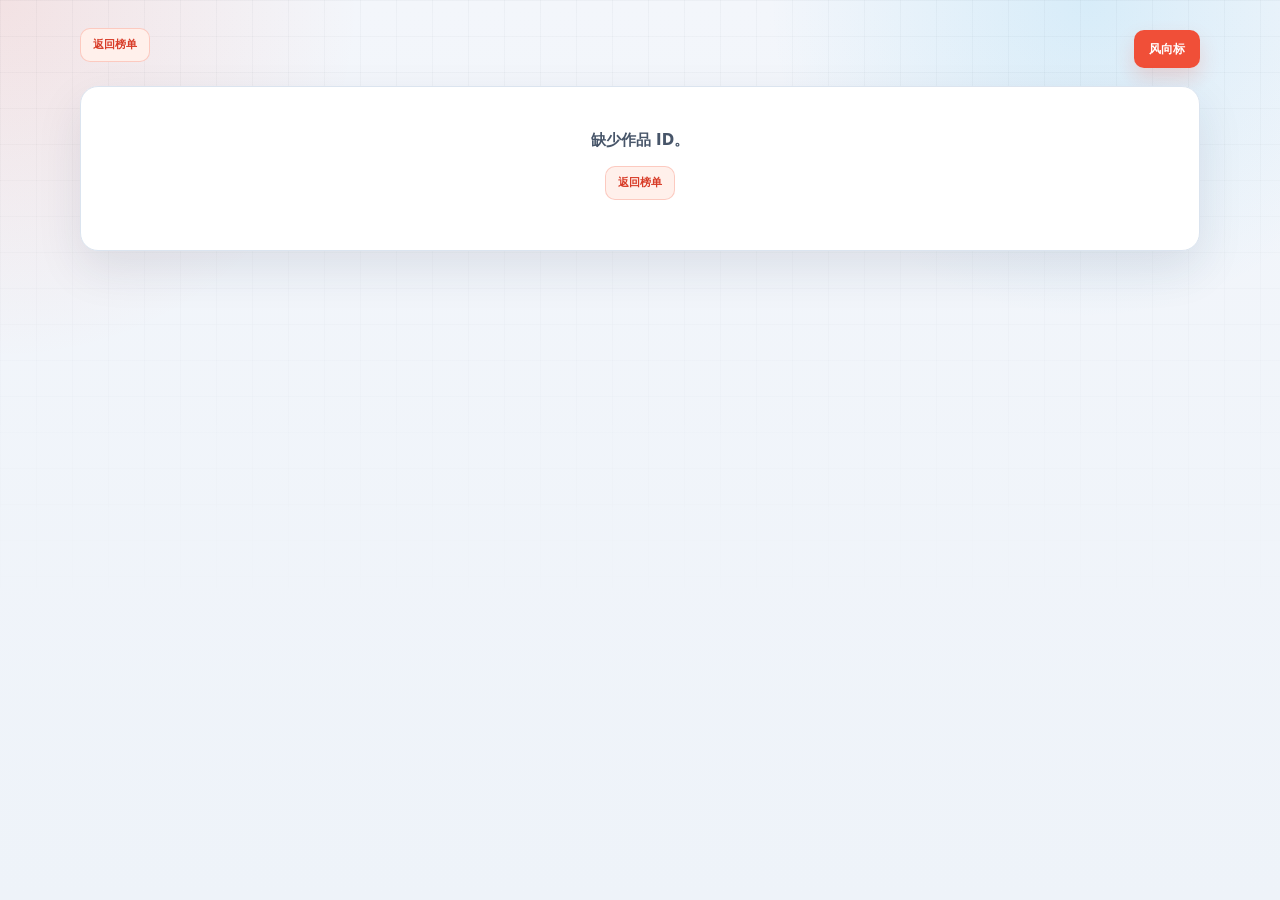
<file: book.html>
<!DOCTYPE html>
<html lang="zh-CN">
<head>
    <meta charset="UTF-8">
    <meta name="viewport" content="width=device-width, initial-scale=1.0">
    <title>作品详情 · 番茄男频新书榜</title>
    <link rel="stylesheet" href="css/style.css">
    <meta name="description" content="番茄小说作品详情、在读趋势与历史上榜记录">
</head>
<body class="book-page">
    <main class="book-shell">
        <header class="book-topbar">
            <a href="index.html" class="back-link">返回榜单</a>
            <a href="trend.html" class="trend-link-btn">风向标</a>
        </header>

        <section id="book-detail" class="book-detail-page">
            <div class="book-loading">正在读取作品详情...</div>
        </section>
    </main>

    <script src="js/board.js"></script>
    <script src="js/book.js"></script>
</body>
</html>
</file>
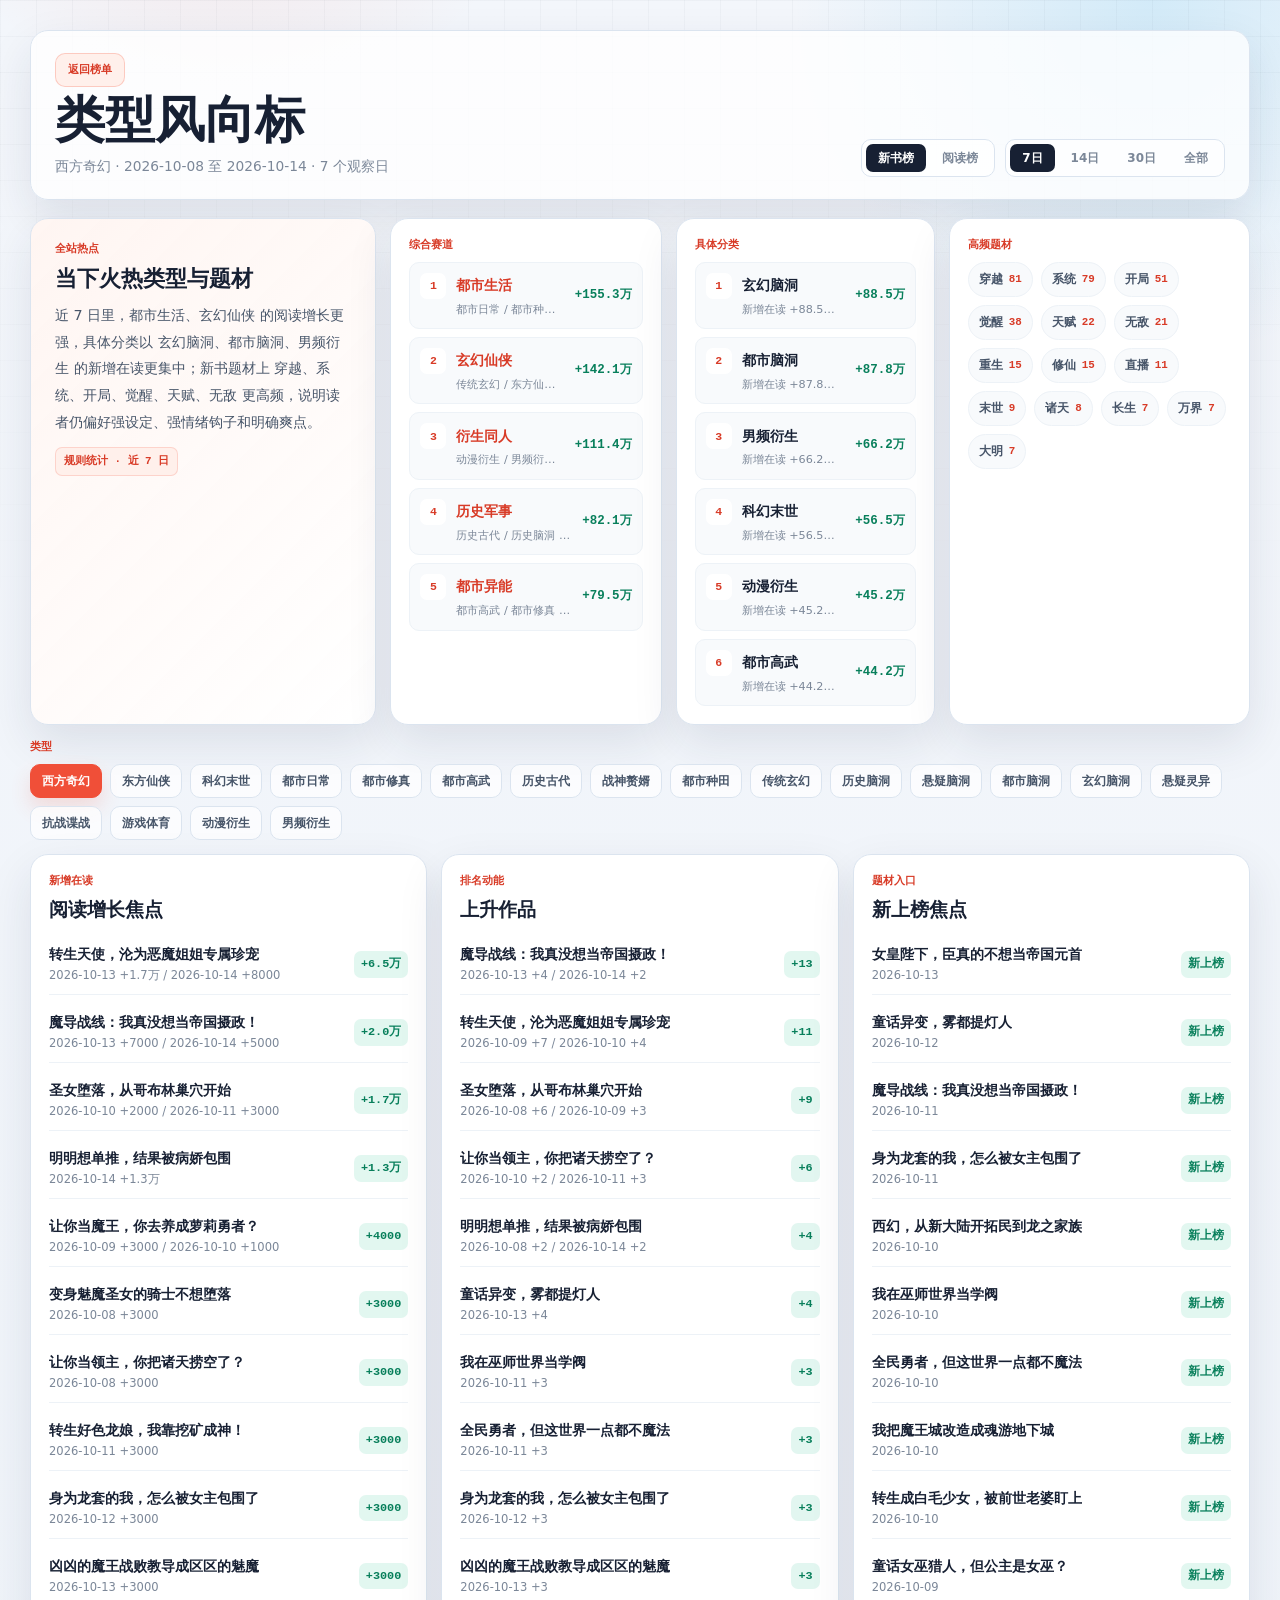
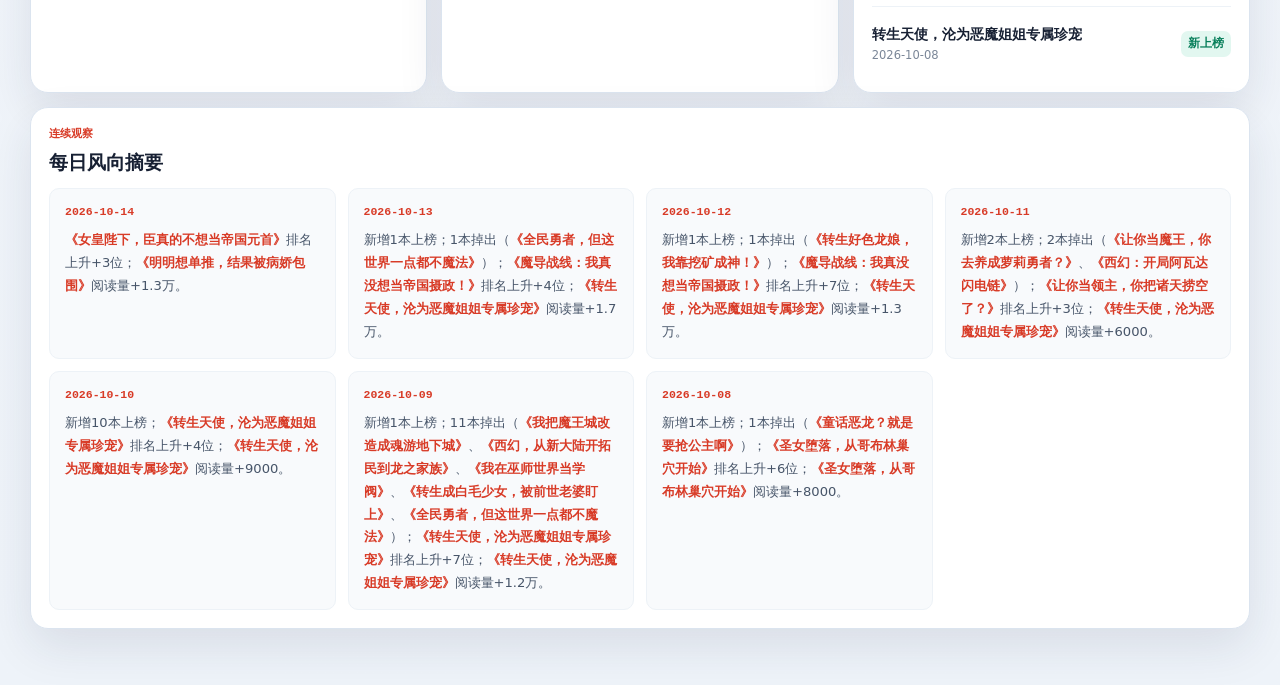
<file: trend.html>
<!DOCTYPE html>
<html lang="zh-CN">
<head>
    <meta charset="UTF-8">
    <meta name="viewport" content="width=device-width, initial-scale=1.0">
    <title>类型风向标 · 番茄男频新书榜趋势分析</title>
    <link rel="stylesheet" href="css/style.css">
    <meta name="description" content="按类型聚合番茄小说男频新书榜多日趋势，观察题材风向、上榜波动和阅读增长。">
</head>
<body class="trend-page">
    <div class="trend-shell">
        <header class="trend-topbar">
            <div>
                <a href="index.html" class="back-link">返回榜单</a>
                <h1>类型风向标</h1>
                <p id="trend-subtitle">加载中...</p>
            </div>
            <div class="trend-controls">
                <div id="board-switch"></div>
                <div class="trend-range" id="trend-range">
                    <button class="range-btn active" data-days="7">7日</button>
                    <button class="range-btn" data-days="14">14日</button>
                    <button class="range-btn" data-days="30">30日</button>
                    <button class="range-btn" data-days="all">全部</button>
                </div>
            </div>
        </header>

        <main>
            <section class="market-board">
                <article class="market-summary-card">
                    <span class="panel-kicker">全站热点</span>
                    <h2>当下火热类型与题材</h2>
                    <p id="market-summary">正在读取最新榜单和近期趋势。</p>
                    <small id="market-source" class="market-source">统计中</small>
                </article>
                <article class="market-card">
                    <span class="panel-kicker">综合赛道</span>
                    <div id="hot-genre-list" class="hot-list"></div>
                </article>
                <article class="market-card">
                    <span class="panel-kicker">具体分类</span>
                    <div id="hot-type-list" class="hot-list"></div>
                </article>
                <article class="market-card">
                    <span class="panel-kicker">高频题材</span>
                    <div id="hot-theme-list" class="theme-cloud"></div>
                </article>
            </section>

            <section class="type-filter-panel">
                <span class="panel-kicker">类型</span>
                <div id="trend-category-buttons" class="trend-category-buttons"></div>
            </section>

            <section class="trend-grid">
                <article class="trend-block">
                    <span class="panel-kicker">新增在读</span>
                    <h2>阅读增长焦点</h2>
                    <div id="reads-list" class="compact-list"></div>
                </article>

                <article class="trend-block">
                    <span class="panel-kicker">排名动能</span>
                    <h2>上升作品</h2>
                    <div id="risers-list" class="compact-list"></div>
                </article>

                <article class="trend-block">
                    <span class="panel-kicker">题材入口</span>
                    <h2>新上榜焦点</h2>
                    <div id="new-books-list" class="compact-list"></div>
                </article>

                <article class="trend-block trend-block-wide">
                    <span class="panel-kicker">连续观察</span>
                    <h2>每日风向摘要</h2>
                    <div id="summary-feed" class="summary-feed"></div>
                </article>
            </section>
        </main>
    </div>

    <script src="js/board.js"></script>
    <script src="js/trend.js"></script>
</body>
</html>
</file>
<file: css/style.css>
/* ============================================================
   Fanqie Rank Tracker - Tomato Signal Dashboard
   Based on Open Design "dashboard": compact cards, cool surfaces,
   status-first information design. Adapted with Fanqie tomato red
   and readable Chinese data typography.
   ============================================================ */

:root {
    --bg: #f3f6fb;
    --bg-strong: #e8eef7;
    --surface: #ffffff;
    --surface-soft: #f8fafc;
    --surface-tint: #fff4f0;
    --surface-cool: #eef6ff;
    --panel: rgba(255, 255, 255, 0.86);
    --panel-solid: #ffffff;
    --border: #dbe4ef;
    --border-soft: #edf2f7;
    --border-strong: #c8d4e3;

    --text-primary: #172033;
    --text-secondary: #475569;
    --text-muted: #7b8798;
    --text-faint: #a8b3c3;

    --accent: #f04f38;
    --accent-strong: #d83b27;
    --accent-soft: rgba(240, 79, 56, 0.1);
    --accent-wash: #fff0eb;
    --accent-on: #ffffff;

    --info: #0ea5e9;
    --info-soft: rgba(14, 165, 233, 0.1);
    --green: #10b981;
    --green-soft: rgba(16, 185, 129, 0.12);
    --red: #ef4444;
    --red-soft: rgba(239, 68, 68, 0.1);
    --amber: #f59e0b;
    --amber-soft: rgba(245, 158, 11, 0.13);
    --purple: #7c3aed;

    --shadow-card: 0 18px 46px rgba(25, 39, 64, 0.1);
    --shadow-hover: 0 22px 54px rgba(25, 39, 64, 0.16);
    --ring: 0 0 0 4px rgba(240, 79, 56, 0.14);

    --radius-xl: 18px;
    --radius-lg: 14px;
    --radius-md: 10px;
    --radius-sm: 7px;
    --radius-pill: 999px;

    --sidebar-w: 282px;
    --font-display: Inter, "PingFang SC", "Microsoft YaHei", system-ui, sans-serif;
    --font-body: Inter, "PingFang SC", "Microsoft YaHei", system-ui, sans-serif;
    --font-mono: "IBM Plex Mono", "SFMono-Regular", Consolas, ui-monospace, monospace;
}

* {
    box-sizing: border-box;
    margin: 0;
    padding: 0;
}

html {
    color-scheme: light;
}

body {
    min-height: 100vh;
    background:
        radial-gradient(circle at top left, rgba(240, 79, 56, 0.12), transparent 360px),
        radial-gradient(circle at 85% 0, rgba(14, 165, 233, 0.12), transparent 320px),
        linear-gradient(180deg, var(--bg) 0%, #eef3f9 100%);
    color: var(--text-primary);
    font-family: var(--font-body);
    font-size: 15px;
    line-height: 1.55;
    overflow-x: hidden;
    -webkit-font-smoothing: antialiased;
    text-rendering: optimizeLegibility;
}

body::before {
    content: "";
    position: fixed;
    inset: 0;
    pointer-events: none;
    background-image:
        linear-gradient(rgba(23, 32, 51, 0.035) 1px, transparent 1px),
        linear-gradient(90deg, rgba(23, 32, 51, 0.035) 1px, transparent 1px);
    background-size: 36px 36px;
    mask-image: linear-gradient(180deg, rgba(0, 0, 0, 0.85), transparent 70%);
    z-index: -1;
}

button,
select,
input {
    font: inherit;
}

button,
a,
select {
    -webkit-tap-highlight-color: transparent;
}

button:focus-visible,
a:focus-visible,
select:focus-visible,
input:focus-visible {
    outline: none;
    box-shadow: var(--ring);
}

::selection {
    background: rgba(240, 79, 56, 0.2);
    color: var(--text-primary);
}

::-webkit-scrollbar {
    width: 10px;
    height: 10px;
}

::-webkit-scrollbar-track {
    background: transparent;
}

::-webkit-scrollbar-thumb {
    background: #cbd6e4;
    border: 3px solid transparent;
    border-radius: var(--radius-pill);
    background-clip: content-box;
}

::-webkit-scrollbar-thumb:hover {
    background: #aebbd0;
    border: 3px solid transparent;
    background-clip: content-box;
}

.app-container {
    display: flex;
    min-height: 100vh;
}

/* ===== Sidebar ===== */
.sidebar {
    width: var(--sidebar-w);
    flex-shrink: 0;
    position: sticky;
    top: 0;
    z-index: 100;
    height: 100vh;
    padding: 24px 14px;
    overflow-y: auto;
    background: rgba(255, 255, 255, 0.78);
    border-right: 1px solid var(--border);
    backdrop-filter: blur(18px);
    -webkit-backdrop-filter: blur(18px);
    transition: transform 0.22s cubic-bezier(0.2, 0, 0, 1);
}

.sidebar-header {
    margin-bottom: 22px;
    padding: 14px 12px 18px;
    border-bottom: 1px solid var(--border-soft);
}

.sidebar-header h1 {
    position: relative;
    padding-left: 18px;
    color: var(--text-primary);
    font-family: var(--font-display);
    font-size: 1.2rem;
    font-weight: 760;
    line-height: 1.2;
}

.sidebar-header h1::before {
    content: "";
    position: absolute;
    left: 0;
    top: 0.18em;
    width: 8px;
    height: 1.05em;
    border-radius: var(--radius-pill);
    background: linear-gradient(180deg, var(--accent), var(--info));
}

.sidebar-subtitle {
    margin-top: 7px;
    color: var(--text-secondary);
    font-size: 0.78rem;
    font-weight: 650;
}

.update-date {
    display: inline-flex;
    margin-top: 10px;
    padding: 5px 8px;
    border: 1px solid var(--border);
    border-radius: var(--radius-sm);
    background: var(--surface-soft);
    color: var(--text-muted);
    font-family: var(--font-mono);
    font-size: 0.68rem;
    font-weight: 650;
}

.category-nav ul {
    list-style: none;
}

.category-nav li {
    min-height: 38px;
    margin-bottom: 4px;
    padding: 9px 10px;
    border: 1px solid transparent;
    border-radius: var(--radius-md);
    color: var(--text-secondary);
    cursor: pointer;
    display: flex;
    align-items: center;
    justify-content: space-between;
    gap: 8px;
    font-size: 0.88rem;
    font-weight: 620;
    transition:
        background-color 0.18s ease,
        border-color 0.18s ease,
        color 0.18s ease,
        transform 0.18s ease;
}

.category-nav li:hover {
    background: var(--surface-soft);
    border-color: var(--border);
    color: var(--text-primary);
    transform: translateX(2px);
}

.category-nav li.active {
    background: var(--accent-wash);
    border-color: rgba(240, 79, 56, 0.22);
    color: var(--accent-strong);
}

.cat-badge {
    min-width: 28px;
    padding: 2px 7px;
    border-radius: var(--radius-pill);
    font-family: var(--font-mono);
    font-size: 0.68rem;
    font-weight: 760;
    text-align: center;
}

.cat-badge.new {
    background: var(--green-soft);
    color: #087f5b;
}

/* ===== Main Layout ===== */
.main-content {
    flex: 1;
    min-width: 0;
    padding: 28px 34px 48px;
}

.main-header {
    display: flex;
    align-items: flex-start;
    justify-content: space-between;
    gap: 20px;
    margin-bottom: 20px;
}

.header-left {
    flex-shrink: 0;
    min-width: 0;
}

.main-header h2 {
    color: var(--text-primary);
    font-family: var(--font-display);
    font-size: clamp(1.65rem, 2.4vw, 2.35rem);
    font-weight: 780;
    line-height: 1.08;
    letter-spacing: 0;
}

.main-header h2::after {
    content: "排名追踪 / 趋势信号";
    display: block;
    margin-top: 8px;
    color: var(--text-muted);
    font-family: var(--font-body);
    font-size: 0.78rem;
    font-weight: 650;
}

.header-right {
    display: flex;
    align-items: center;
    justify-content: flex-end;
    flex-wrap: wrap;
    gap: 10px;
}

.github-link-btn,
.trend-link-btn,
.preset-btn,
.board-btn,
.date-picker-btn,
.date-nav-btn,
.mobile-menu-btn,
.range-btn,
.category-chip,
.back-link,
.source-link-btn,
.hot-type-row,
.book-copy-btn {
    transition:
        background-color 0.18s ease,
        border-color 0.18s ease,
        color 0.18s ease,
        box-shadow 0.18s ease,
        transform 0.18s ease;
}

.github-link-btn {
    min-height: 36px;
    padding: 8px 12px;
    border: 1px solid var(--border);
    border-radius: var(--radius-md);
    background: var(--surface);
    color: var(--text-primary);
    display: inline-flex;
    align-items: center;
    justify-content: center;
    gap: 7px;
    font-size: 0.78rem;
    font-weight: 760;
    text-decoration: none;
    white-space: nowrap;
}

.github-link-btn svg {
    width: 16px;
    height: 16px;
    fill: currentColor;
    flex: 0 0 auto;
}

.github-link-btn:hover {
    border-color: var(--text-primary);
    background: var(--text-primary);
    color: #ffffff;
    transform: translateY(-1px);
}

.trend-link-btn {
    min-height: 36px;
    padding: 8px 14px;
    border: 1px solid rgba(240, 79, 56, 0.24);
    border-radius: var(--radius-md);
    background: var(--accent);
    color: var(--accent-on);
    display: inline-flex;
    align-items: center;
    justify-content: center;
    font-size: 0.78rem;
    font-weight: 760;
    text-decoration: none;
    white-space: nowrap;
    box-shadow: 0 10px 20px rgba(240, 79, 56, 0.18);
}

.trend-link-btn:hover {
    background: var(--accent-strong);
    transform: translateY(-1px);
}

.date-presets,
.trend-range,
.board-switch {
    display: inline-flex;
    gap: 4px;
    padding: 4px;
    border: 1px solid var(--border);
    border-radius: var(--radius-md);
    background: rgba(255, 255, 255, 0.7);
}

.preset-btn,
.range-btn,
.board-btn {
    height: 28px;
    padding: 0 12px;
    border: 0;
    border-radius: var(--radius-sm);
    background: transparent;
    color: var(--text-muted);
    cursor: pointer;
    font-size: 0.75rem;
    font-weight: 720;
    white-space: nowrap;
}

.preset-btn:hover,
.range-btn:hover,
.board-btn:hover {
    background: var(--surface-soft);
    color: var(--text-primary);
}

.preset-btn.active,
.range-btn.active,
.board-btn.active {
    background: var(--text-primary);
    color: #ffffff;
}

.date-picker-wrap {
    display: inline-flex;
    align-items: center;
    gap: 5px;
    position: relative;
}

.date-picker-btn {
    min-height: 36px;
    padding: 8px 12px;
    border: 1px solid var(--border);
    border-radius: var(--radius-md);
    background: var(--surface);
    color: var(--text-secondary);
    cursor: pointer;
    display: inline-flex;
    align-items: center;
    gap: 7px;
    font-family: var(--font-mono);
    font-size: 0.76rem;
    font-weight: 650;
    white-space: nowrap;
}

.date-picker-btn:hover {
    border-color: rgba(240, 79, 56, 0.28);
    color: var(--accent-strong);
}

.date-picker-btn .date-icon {
    color: var(--accent);
    font-size: 0.76rem;
}

.date-nav-btn {
    width: 34px;
    height: 34px;
    border: 1px solid var(--border);
    border-radius: var(--radius-md);
    background: var(--surface);
    color: var(--text-muted);
    cursor: pointer;
    display: inline-flex;
    align-items: center;
    justify-content: center;
    font-size: 0.68rem;
}

.date-nav-btn:hover:not(:disabled) {
    border-color: var(--accent);
    color: var(--accent-strong);
    transform: translateY(-1px);
}

.date-nav-btn:disabled {
    opacity: 0.42;
    cursor: not-allowed;
}

.date-picker-btn.is-historical {
    background: var(--accent-wash);
    border-color: rgba(240, 79, 56, 0.28);
    color: var(--accent-strong);
}

.date-input-hidden {
    position: absolute;
    top: 100%;
    right: 0;
    width: 0;
    height: 0;
    border: 0;
    opacity: 0;
    pointer-events: none;
}

.mobile-menu-btn {
    display: none;
    width: 38px;
    height: 38px;
    border: 1px solid var(--border);
    border-radius: var(--radius-md);
    background: var(--surface);
    color: var(--text-primary);
    cursor: pointer;
    font-size: 1rem;
}

.mobile-menu-btn:hover {
    border-color: var(--accent);
    color: var(--accent);
}

/* ===== Trend Panel ===== */
.trend-panel {
    display: grid;
    grid-template-columns: 1fr;
    margin-bottom: 20px;
}

.trend-ai {
    position: relative;
    min-height: 160px;
    padding: 22px 24px 24px;
    border: 1px solid rgba(240, 79, 56, 0.18);
    border-radius: var(--radius-xl);
    background:
        linear-gradient(135deg, rgba(255, 244, 240, 0.9), rgba(255, 255, 255, 0.96)),
        var(--surface);
    box-shadow: var(--shadow-card);
    overflow: hidden;
}

.trend-ai::before {
    content: "";
    position: absolute;
    inset: 0 auto 0 0;
    width: 5px;
    background: linear-gradient(180deg, var(--accent), var(--amber), var(--info));
}

.ai-label,
.panel-kicker,
.back-link {
    color: var(--accent-strong);
    font-family: var(--font-mono);
    font-size: 0.68rem;
    font-weight: 760;
    letter-spacing: 0;
    text-transform: uppercase;
}

.ai-label {
    margin-bottom: 12px;
}

.ai-content {
    color: var(--text-secondary);
    font-size: 0.92rem;
    line-height: 1.85;
    white-space: pre-wrap;
    user-select: text;
}

.ai-content strong,
.summary-item strong {
    padding: 1px 5px;
    border-radius: 4px;
    background: var(--accent-soft);
    color: var(--accent-strong);
    font-weight: 760;
}

.ai-content em {
    color: #087f5b;
    font-style: normal;
    font-weight: 720;
}

.ai-content .cursor {
    display: inline-block;
    width: 2px;
    height: 1.05em;
    margin-left: 2px;
    background: var(--accent);
    vertical-align: text-bottom;
    animation: blink 0.8s steps(1) infinite;
}

@keyframes blink {
    0%, 100% { opacity: 1; }
    50% { opacity: 0; }
}

.ai-loading,
.muted-line {
    color: var(--text-muted);
    font-size: 0.86rem;
}

/* ===== Book Grid ===== */
.books-waterfall {
    display: grid;
    grid-template-columns: repeat(auto-fill, minmax(292px, 1fr));
    gap: 16px;
    align-items: start;
}

.book-card {
    position: relative;
    display: grid;
    grid-template-columns: 98px minmax(0, 1fr);
    min-height: 188px;
    overflow: hidden;
    border: 1px solid var(--border);
    border-radius: var(--radius-xl);
    background: var(--surface);
    color: inherit;
    text-decoration: none;
    box-shadow: var(--shadow-card);
    user-select: text;
    -webkit-user-select: text;
    transition:
        border-color 0.2s ease,
        box-shadow 0.2s ease,
        transform 0.2s ease;
}

.book-card:hover {
    border-color: rgba(240, 79, 56, 0.3);
    box-shadow: var(--shadow-hover);
    transform: translateY(-3px);
}

.book-cover {
    min-height: 188px;
    background:
        linear-gradient(135deg, rgba(240, 79, 56, 0.18), rgba(14, 165, 233, 0.12)),
        var(--surface-cool);
    overflow: hidden;
    position: relative;
}

.book-cover img {
    width: 100%;
    height: 100%;
    min-height: 188px;
    object-fit: cover;
    display: block;
    transition: transform 0.5s ease;
}

.book-card:hover .book-cover img {
    transform: scale(1.04);
}

.no-cover {
    height: 100%;
    min-height: 188px;
    padding: 12px;
    color: var(--text-muted);
    display: flex;
    align-items: center;
    justify-content: center;
    font-size: 0.78rem;
    text-align: center;
}

.book-info {
    min-width: 0;
    padding: 14px 14px 13px;
    display: flex;
    flex-direction: column;
    gap: 8px;
}

.book-title {
    color: var(--text-primary);
    display: -webkit-box;
    overflow: hidden;
    font-family: var(--font-display);
    font-size: 0.98rem;
    font-weight: 760;
    letter-spacing: 0;
    line-height: 1.45;
    -webkit-box-orient: vertical;
    -webkit-line-clamp: 2;
}

.book-meta {
    display: flex;
    align-items: center;
    justify-content: space-between;
    gap: 8px;
    color: var(--text-muted);
    font-size: 0.75rem;
}

.book-author {
    min-width: 0;
    overflow: hidden;
    color: var(--text-secondary);
    font-weight: 650;
    text-overflow: ellipsis;
    white-space: nowrap;
}

.book-reads {
    flex-shrink: 0;
    padding: 3px 7px;
    border: 1px solid rgba(240, 79, 56, 0.18);
    border-radius: var(--radius-pill);
    background: var(--accent-wash);
    color: var(--accent-strong);
    font-family: var(--font-mono);
    font-size: 0.68rem;
    font-weight: 700;
}

.book-intro {
    color: var(--text-muted);
    display: -webkit-box;
    overflow: hidden;
    font-size: 0.78rem;
    line-height: 1.65;
    -webkit-box-orient: vertical;
    -webkit-line-clamp: 3;
}

.book-rank {
    position: absolute;
    left: 10px;
    top: 10px;
    z-index: 10;
    min-width: 32px;
    padding: 4px 8px;
    border: 1px solid rgba(255, 255, 255, 0.42);
    border-radius: var(--radius-md);
    background: rgba(23, 32, 51, 0.78);
    color: #ffffff;
    font-family: var(--font-mono);
    font-size: 0.76rem;
    font-weight: 800;
    text-align: center;
    backdrop-filter: blur(10px);
    -webkit-backdrop-filter: blur(10px);
}

.rank-1 {
    background: linear-gradient(135deg, #ff6a3d, #f59e0b);
    border-color: transparent;
}

.rank-2 {
    background: linear-gradient(135deg, #64748b, #94a3b8);
    border-color: transparent;
}

.rank-3 {
    background: linear-gradient(135deg, #9a6b3d, #d19b61);
    border-color: transparent;
}

.book-change {
    position: absolute;
    right: 10px;
    top: 10px;
    z-index: 10;
    padding: 4px 8px;
    border-radius: var(--radius-md);
    background: rgba(255, 255, 255, 0.86);
    border: 1px solid var(--border);
    font-family: var(--font-mono);
    font-size: 0.68rem;
    font-weight: 800;
    backdrop-filter: blur(10px);
    -webkit-backdrop-filter: blur(10px);
}

.book-change.up {
    color: #087f5b;
}

.book-change.down {
    color: #b91c1c;
}

.book-change.new {
    color: #9a5b00;
}

.book-copy-btn {
    width: max-content;
    max-width: 100%;
    margin-top: auto;
    padding: 6px 10px;
    border: 1px solid var(--border);
    border-radius: var(--radius-md);
    background: var(--surface-soft);
    color: var(--text-secondary);
    cursor: pointer;
    font-size: 0.74rem;
    font-weight: 720;
    white-space: nowrap;
}

.book-copy-btn:hover {
    border-color: rgba(240, 79, 56, 0.28);
    background: var(--accent-wash);
    color: var(--accent-strong);
    transform: translateY(-1px);
}

.book-copy-btn.copied {
    border-color: rgba(16, 185, 129, 0.24);
    background: var(--green-soft);
    color: #087f5b;
}

.empty-state {
    grid-column: 1 / -1;
    padding: 56px 20px;
    border: 1px dashed var(--border-strong);
    border-radius: var(--radius-xl);
    background: rgba(255, 255, 255, 0.72);
    color: var(--text-secondary);
    text-align: center;
}

.empty-state p {
    margin-bottom: 6px;
    font-size: 1rem;
    font-weight: 720;
}

.empty-state .empty-hint {
    color: var(--text-muted);
    font-size: 0.84rem;
    font-weight: 500;
}

/* ===== Book Detail Page ===== */
.book-page {
    min-height: 100vh;
}

.book-shell {
    width: min(1120px, calc(100% - 48px));
    margin: 0 auto;
    padding: 28px 0 56px;
}

.book-topbar {
    margin-bottom: 16px;
    display: flex;
    align-items: center;
    justify-content: space-between;
    gap: 12px;
}

.book-detail-page {
    display: grid;
    gap: 16px;
}

.book-loading,
.book-empty-state {
    padding: 42px 24px;
    border: 1px solid var(--border);
    border-radius: var(--radius-xl);
    background: var(--panel-solid);
    color: var(--text-secondary);
    box-shadow: var(--shadow-card);
    text-align: center;
}

.book-empty-state p {
    margin-bottom: 14px;
    font-weight: 720;
}

.book-detail-hero {
    padding: 22px;
    border: 1px solid var(--border);
    border-radius: var(--radius-xl);
    background:
        linear-gradient(135deg, rgba(255, 244, 240, 0.88), rgba(255, 255, 255, 0.95)),
        var(--surface);
    box-shadow: var(--shadow-card);
    display: grid;
    grid-template-columns: 180px minmax(0, 1fr);
    gap: 22px;
}

.detail-cover {
    min-height: 256px;
    overflow: hidden;
    border-radius: var(--radius-lg);
    background:
        linear-gradient(135deg, rgba(240, 79, 56, 0.18), rgba(14, 165, 233, 0.12)),
        var(--surface-cool);
}

.detail-cover img {
    width: 100%;
    height: 100%;
    min-height: 256px;
    object-fit: cover;
    display: block;
}

.detail-main {
    min-width: 0;
    display: flex;
    flex-direction: column;
    align-items: flex-start;
}

.detail-main h1 {
    margin-bottom: 8px;
    color: var(--text-primary);
    font-family: var(--font-display);
    font-size: clamp(1.7rem, 3vw, 2.6rem);
    font-weight: 800;
    line-height: 1.12;
}

.detail-author {
    color: var(--text-secondary);
    font-size: 0.9rem;
    font-weight: 650;
}

.detail-stats {
    width: 100%;
    margin: 18px 0;
    display: grid;
    grid-template-columns: repeat(3, minmax(0, 1fr));
    gap: 10px;
}

.detail-stats span {
    min-width: 0;
    padding: 12px;
    border: 1px solid var(--border-soft);
    border-radius: var(--radius-md);
    background: rgba(255, 255, 255, 0.7);
}

.detail-stats strong,
.detail-stats small {
    display: block;
}

.detail-stats strong {
    color: var(--accent-strong);
    font-family: var(--font-mono);
    font-size: 1rem;
    font-weight: 800;
}

.detail-stats small {
    margin-top: 4px;
    color: var(--text-muted);
    font-size: 0.72rem;
    font-weight: 700;
}

.detail-intro {
    color: var(--text-secondary);
    font-size: 0.92rem;
    line-height: 1.9;
}

.source-link-btn {
    min-height: 38px;
    padding: 9px 14px;
    border: 1px solid rgba(240, 79, 56, 0.24);
    border-radius: var(--radius-md);
    background: var(--accent);
    color: var(--accent-on);
    display: inline-flex;
    align-items: center;
    justify-content: center;
    font-size: 0.82rem;
    font-weight: 760;
    text-decoration: none;
    white-space: nowrap;
    box-shadow: 0 10px 20px rgba(240, 79, 56, 0.18);
}

.detail-actions {
    margin-top: 18px;
    display: flex;
    flex-wrap: wrap;
    gap: 10px;
}

.detail-actions .book-copy-btn {
    min-height: 38px;
    margin-top: 0;
}

.source-link-btn:hover {
    background: var(--accent-strong);
    transform: translateY(-1px);
}

.book-detail-grid {
    display: grid;
    grid-template-columns: minmax(0, 1.4fr) minmax(280px, 0.8fr);
    gap: 16px;
}

.detail-panel {
    padding: 18px;
    border: 1px solid var(--border);
    border-radius: var(--radius-xl);
    background: var(--panel-solid);
    box-shadow: var(--shadow-card);
}

.detail-panel h2 {
    margin-bottom: 14px;
    color: var(--text-primary);
    font-size: 1.18rem;
    font-weight: 760;
}

.reads-chart-wrap {
    width: 100%;
    overflow-x: auto;
}

.reads-chart-frame {
    position: relative;
    min-width: 620px;
}

.reads-chart {
    display: block;
    width: 100%;
    height: auto;
}

.chart-grid {
    stroke: rgba(219, 228, 239, 0.72);
    stroke-width: 1;
}

.chart-axis-base {
    stroke: var(--border-strong);
    stroke-width: 1;
}

.chart-axis-label,
.chart-date-label {
    fill: var(--text-muted);
    font-family: var(--font-mono);
    font-size: 0.68rem;
    font-weight: 650;
}

.reads-line {
    fill: none;
    stroke: var(--accent);
    stroke-width: 2.4;
    stroke-linecap: round;
    stroke-linejoin: round;
}

.chart-hover-line {
    opacity: 0;
    stroke: var(--border-strong);
    stroke-dasharray: 4 4;
    stroke-width: 1;
}

.chart-hover-line.show {
    opacity: 1;
}

.reads-hover-point {
    opacity: 0;
    fill: var(--accent);
    stroke: #ffffff;
    stroke-width: 2.4;
}

.reads-hover-point.show {
    opacity: 1;
}

.chart-hit-area {
    fill: transparent;
    cursor: crosshair;
    pointer-events: all;
}

.reads-tooltip {
    position: absolute;
    z-index: 5;
    min-width: 178px;
    padding: 14px 16px;
    border: 1px solid var(--border-soft);
    border-radius: var(--radius-sm);
    background: var(--surface);
    box-shadow: var(--shadow-card);
    color: var(--text-secondary);
    pointer-events: none;
}

.reads-tooltip time {
    display: block;
    margin-bottom: 10px;
    padding-bottom: 10px;
    border-bottom: 1px solid var(--border-soft);
    color: var(--text-muted);
    font-family: var(--font-mono);
    font-size: 0.74rem;
    font-weight: 650;
}

.reads-tooltip div {
    display: grid;
    grid-template-columns: auto 1fr auto;
    align-items: center;
    gap: 8px;
    font-size: 0.8rem;
}

.reads-tooltip i {
    width: 7px;
    height: 7px;
    border-radius: var(--radius-pill);
    background: var(--accent);
}

.reads-tooltip strong {
    color: var(--text-primary);
    font-family: var(--font-mono);
    font-size: 0.78rem;
    font-weight: 800;
}

.book-history-list {
    display: flex;
    flex-direction: column;
}

.book-history-row {
    padding: 10px 0;
    border-bottom: 1px solid var(--border-soft);
    display: grid;
    grid-template-columns: minmax(76px, auto) minmax(0, 1fr) auto;
    align-items: center;
    gap: 10px;
}

.book-history-row:last-child {
    border-bottom: 0;
}

.book-history-row time {
    color: var(--accent-strong);
    font-family: var(--font-mono);
    font-size: 0.72rem;
    font-weight: 760;
}

.book-history-row strong {
    min-width: 0;
    overflow: hidden;
    color: var(--text-primary);
    font-size: 0.82rem;
    font-weight: 720;
    text-overflow: ellipsis;
    white-space: nowrap;
}

.book-history-row span {
    color: #087f5b;
    font-family: var(--font-mono);
    font-size: 0.74rem;
    font-weight: 800;
}

.copy-toast {
    position: fixed;
    left: 50%;
    bottom: 28px;
    z-index: 9999;
    padding: 10px 18px;
    border: 1px solid rgba(16, 185, 129, 0.22);
    border-radius: var(--radius-pill);
    background: rgba(255, 255, 255, 0.92);
    box-shadow: var(--shadow-card);
    color: #087f5b;
    font-size: 0.8rem;
    font-weight: 720;
    opacity: 0;
    pointer-events: none;
    transform: translateX(-50%) translateY(16px);
    transition: all 0.22s ease;
}

.copy-toast.show {
    opacity: 1;
    transform: translateX(-50%) translateY(0);
}

/* ===== Trend Analysis Page ===== */
.trend-page {
    background:
        radial-gradient(circle at 18% -10%, rgba(240, 79, 56, 0.14), transparent 340px),
        radial-gradient(circle at 90% 0, rgba(14, 165, 233, 0.14), transparent 360px),
        linear-gradient(180deg, #f3f6fb 0%, #eef3f9 100%);
}

.trend-shell {
    width: min(1220px, calc(100% - 48px));
    margin: 0 auto;
    padding: 30px 0 56px;
}

.trend-topbar {
    margin-bottom: 18px;
    padding: 22px 24px;
    border: 1px solid var(--border);
    border-radius: var(--radius-xl);
    background: rgba(255, 255, 255, 0.78);
    box-shadow: var(--shadow-card);
    display: flex;
    align-items: flex-end;
    justify-content: space-between;
    gap: 22px;
}

.back-link {
    display: inline-flex;
    align-items: center;
    justify-content: center;
    margin-bottom: 8px;
    min-height: 34px;
    padding: 7px 12px;
    border: 1px solid rgba(240, 79, 56, 0.24);
    border-radius: var(--radius-md);
    background: var(--accent-wash);
    color: var(--accent-strong);
    text-decoration: none;
    font-family: var(--font-body);
    text-transform: none;
}

.back-link:hover {
    background: var(--accent);
    color: var(--accent-on);
    transform: translateY(-1px);
}

.trend-topbar h1 {
    color: var(--text-primary);
    font-family: var(--font-display);
    font-size: clamp(2rem, 4vw, 3.1rem);
    font-weight: 780;
    line-height: 1.02;
}

.trend-topbar p {
    margin-top: 10px;
    color: var(--text-muted);
    font-size: 0.86rem;
}

.trend-controls {
    display: flex;
    align-items: center;
    justify-content: flex-end;
    flex-wrap: wrap;
    gap: 10px;
}

.market-board,
.trend-grid {
    display: grid;
    gap: 14px;
}

.market-board {
    grid-template-columns: minmax(320px, 1.15fr) minmax(230px, 0.9fr) minmax(220px, 0.86fr) minmax(260px, 1fr);
    margin-bottom: 14px;
}

.type-filter-panel {
    margin-bottom: 14px;
}

.trend-category-buttons {
    display: flex;
    flex-wrap: wrap;
    gap: 8px;
}

.category-chip {
    min-height: 34px;
    padding: 7px 11px;
    border: 1px solid var(--border);
    border-radius: var(--radius-md);
    background: rgba(255, 255, 255, 0.72);
    color: var(--text-secondary);
    cursor: pointer;
    font-size: 0.78rem;
    font-weight: 720;
    line-height: 1;
    white-space: nowrap;
}

.category-chip:hover {
    border-color: rgba(240, 79, 56, 0.28);
    background: var(--accent-wash);
    color: var(--accent-strong);
    transform: translateY(-1px);
}

.category-chip.active {
    border-color: var(--accent);
    background: var(--accent);
    color: var(--accent-on);
    box-shadow: 0 10px 20px rgba(240, 79, 56, 0.16);
}

.trend-grid {
    grid-template-columns: repeat(3, minmax(0, 1fr));
}

.market-summary-card,
.market-card,
.trend-block {
    border: 1px solid var(--border);
    border-radius: var(--radius-xl);
    background: var(--panel-solid);
    box-shadow: var(--shadow-card);
}

.market-summary-card {
    padding: 22px 24px;
    background:
        linear-gradient(135deg, rgba(255, 244, 240, 0.88), rgba(255, 255, 255, 0.95)),
        var(--surface);
}

.market-summary-card h2 {
    margin-bottom: 10px;
    color: var(--text-primary);
    font-size: 1.35rem;
    font-weight: 760;
    line-height: 1.22;
}

.market-summary-card p {
    color: var(--text-secondary);
    font-size: 0.9rem;
    line-height: 1.85;
}

.market-source {
    display: inline-flex;
    margin-top: 12px;
    padding: 5px 8px;
    border: 1px solid rgba(240, 79, 56, 0.18);
    border-radius: var(--radius-sm);
    background: var(--accent-wash);
    color: var(--accent-strong);
    font-family: var(--font-mono);
    font-size: 0.68rem;
    font-weight: 760;
}

.market-card,
.trend-block {
    padding: 18px;
}

.panel-kicker {
    display: block;
    margin-bottom: 8px;
}

.hot-list,
.compact-list {
    display: flex;
    flex-direction: column;
    gap: 8px;
}

.hot-type-row {
    width: 100%;
    padding: 10px;
    border: 1px solid var(--border-soft);
    border-radius: var(--radius-md);
    background: var(--surface-soft);
    color: inherit;
    cursor: pointer;
    display: grid;
    grid-template-columns: 26px minmax(0, 1fr) auto;
    align-items: center;
    column-gap: 10px;
    row-gap: 2px;
    text-align: left;
}

.hot-type-row:not(.hot-type-row-static):hover {
    border-color: rgba(240, 79, 56, 0.24);
    background: var(--accent-wash);
    transform: translateY(-1px);
}

.hot-type-row-static {
    cursor: default;
}

.hot-type-row span {
    width: 26px;
    height: 26px;
    border-radius: var(--radius-sm);
    background: var(--surface);
    color: var(--accent-strong);
    display: inline-flex;
    align-items: center;
    justify-content: center;
    font-family: var(--font-mono);
    font-size: 0.72rem;
    font-weight: 800;
}

.hot-type-row strong {
    min-width: 0;
    overflow: hidden;
    color: var(--text-primary);
    font-size: 0.88rem;
    font-weight: 760;
    text-overflow: ellipsis;
    white-space: nowrap;
}

.hot-type-row small {
    grid-column: 2 / 3;
    min-width: 0;
    overflow: hidden;
    color: var(--text-muted);
    font-size: 0.7rem;
    text-overflow: ellipsis;
    white-space: nowrap;
}

.hot-type-row em {
    grid-column: 3 / 4;
    grid-row: 1 / 3;
    color: #087f5b;
    font-family: var(--font-mono);
    font-size: 0.78rem;
    font-style: normal;
    font-weight: 800;
}

.genre-row strong {
    color: var(--accent-strong);
}

.theme-cloud {
    display: flex;
    align-content: flex-start;
    flex-wrap: wrap;
    gap: 8px;
}

.theme-chip {
    padding: 7px 10px;
    border: 1px solid var(--border-soft);
    border-radius: var(--radius-pill);
    background: var(--surface-soft);
    color: var(--text-secondary);
    display: inline-flex;
    align-items: center;
    gap: 6px;
    font-size: 0.77rem;
    font-weight: 720;
}

.theme-chip small {
    color: var(--accent-strong);
    font-family: var(--font-mono);
    font-size: 0.68rem;
}

.trend-block {
    min-height: 250px;
}

.trend-block-wide {
    grid-column: 1 / -1;
}

.trend-block h2 {
    margin-bottom: 14px;
    color: var(--text-primary);
    font-size: 1.18rem;
    font-weight: 760;
    line-height: 1.25;
}

.compact-row {
    padding: 9px 0;
    border-bottom: 1px solid var(--border-soft);
    display: flex;
    align-items: center;
    justify-content: space-between;
    gap: 12px;
}

.compact-row-link {
    color: inherit;
    text-decoration: none;
}

.compact-row-link:hover strong {
    color: var(--accent-strong);
}

.compact-row:last-child {
    border-bottom: 0;
}

.compact-row strong {
    color: var(--text-primary);
    display: -webkit-box;
    overflow: hidden;
    font-size: 0.88rem;
    font-weight: 720;
    line-height: 1.5;
    -webkit-box-orient: vertical;
    -webkit-line-clamp: 2;
}

.compact-row small {
    display: block;
    margin-top: 2px;
    color: var(--text-muted);
    font-size: 0.72rem;
}

.compact-row span {
    flex-shrink: 0;
    padding: 4px 7px;
    border-radius: var(--radius-sm);
    background: var(--green-soft);
    color: #087f5b;
    font-family: var(--font-mono);
    font-size: 0.74rem;
    font-weight: 800;
}

.summary-feed {
    display: grid;
    grid-template-columns: repeat(auto-fit, minmax(260px, 1fr));
    gap: 12px;
}

.summary-item {
    padding: 14px 15px;
    border: 1px solid var(--border-soft);
    border-radius: var(--radius-md);
    background: var(--surface-soft);
}

.summary-item time {
    display: block;
    margin-bottom: 8px;
    color: var(--accent-strong);
    font-family: var(--font-mono);
    font-size: 0.72rem;
    font-weight: 760;
}

.summary-item div {
    color: var(--text-secondary);
    font-size: 0.82rem;
    line-height: 1.75;
}

.book-mark {
    color: var(--accent-strong);
    font-weight: 760;
}

/* ===== Responsive ===== */
@media (max-width: 1180px) {
    .trend-panel,
    .market-board {
        grid-template-columns: 1fr;
    }

    .trend-grid {
        grid-template-columns: repeat(2, minmax(0, 1fr));
    }
}

@media (max-width: 860px) {
    .sidebar {
        position: fixed;
        left: 0;
        top: 0;
        z-index: 1000;
        width: min(86vw, 300px);
        box-shadow: 18px 0 48px rgba(25, 39, 64, 0.24);
        transform: translateX(-100%);
    }

    .sidebar.open {
        transform: translateX(0);
    }

    .sidebar-overlay {
        position: fixed;
        inset: 0;
        z-index: 999;
        display: none;
        background: rgba(23, 32, 51, 0.34);
        backdrop-filter: blur(3px);
        -webkit-backdrop-filter: blur(3px);
    }

    .sidebar-overlay.show {
        display: block;
    }

    .mobile-menu-btn {
        display: inline-flex;
        align-items: center;
        justify-content: center;
    }

    .main-content {
        padding: 18px 14px 36px;
    }

    .main-header {
        display: grid;
        grid-template-columns: 38px minmax(0, 1fr);
        align-items: flex-start;
        column-gap: 10px;
        row-gap: 12px;
    }

    .trend-topbar {
        align-items: flex-start;
        flex-direction: column;
    }

    .mobile-menu-btn {
        grid-column: 1;
        grid-row: 1;
        margin-top: 2px;
    }

    .header-left {
        grid-column: 2;
        grid-row: 1;
    }

    .header-right {
        grid-column: 1 / -1;
    }

    .header-right,
    .trend-controls {
        width: 100%;
        justify-content: flex-start;
    }

    .books-waterfall,
    .book-detail-grid,
    .trend-grid {
        grid-template-columns: 1fr;
    }

    .trend-shell {
        width: min(100% - 28px, 1220px);
        padding-top: 18px;
    }

    .book-shell {
        width: min(100% - 28px, 1120px);
        padding-top: 18px;
    }

}

@media (max-width: 560px) {
    body::before {
        background-size: 28px 28px;
    }

    .main-header h2 {
        font-size: 1.46rem;
    }

    .header-right {
        gap: 8px;
    }

    .github-link-btn,
    .trend-link-btn,
    .date-picker-btn {
        min-height: 34px;
    }

    .date-presets,
    .date-picker-wrap,
    .trend-range {
        width: 100%;
        min-width: 0;
    }

    .date-presets .preset-btn,
    .trend-range .range-btn {
        flex: 1;
        min-width: 0;
        padding-inline: 6px;
    }

    .date-picker-btn {
        flex: 1;
        justify-content: center;
    }

    .trend-range {
        grid-column: 1 / -1;
        display: grid;
        grid-template-columns: repeat(4, minmax(0, 1fr));
    }

    .trend-shell {
        width: 100%;
        padding-inline: 14px;
    }

    .book-shell {
        width: 100%;
        padding-inline: 14px;
    }

    .book-detail-hero {
        grid-template-columns: 1fr;
        padding: 16px;
    }

    .detail-cover {
        width: min(180px, 100%);
        min-height: 252px;
    }

    .detail-stats {
        grid-template-columns: 1fr;
    }

    .reads-chart-frame {
        min-width: 560px;
    }

    .book-history-row {
        grid-template-columns: 1fr auto;
    }

    .book-history-row time {
        grid-column: 1 / -1;
    }

    .trend-topbar,
    .market-board,
    .trend-grid {
        width: 100%;
        max-width: 100%;
    }

    .market-summary-card,
    .market-card,
    .trend-block {
        min-width: 0;
    }

    .book-card {
        grid-template-columns: 84px minmax(0, 1fr);
        min-height: 170px;
    }

    .book-cover,
    .book-cover img,
    .no-cover {
        min-height: 170px;
    }

    .book-info {
        padding: 12px;
    }

    .book-intro {
        -webkit-line-clamp: 2;
    }

    .trend-ai,
    .trend-topbar,
    .market-summary-card,
    .market-card,
    .trend-block {
        border-radius: var(--radius-lg);
    }
}
</file>
